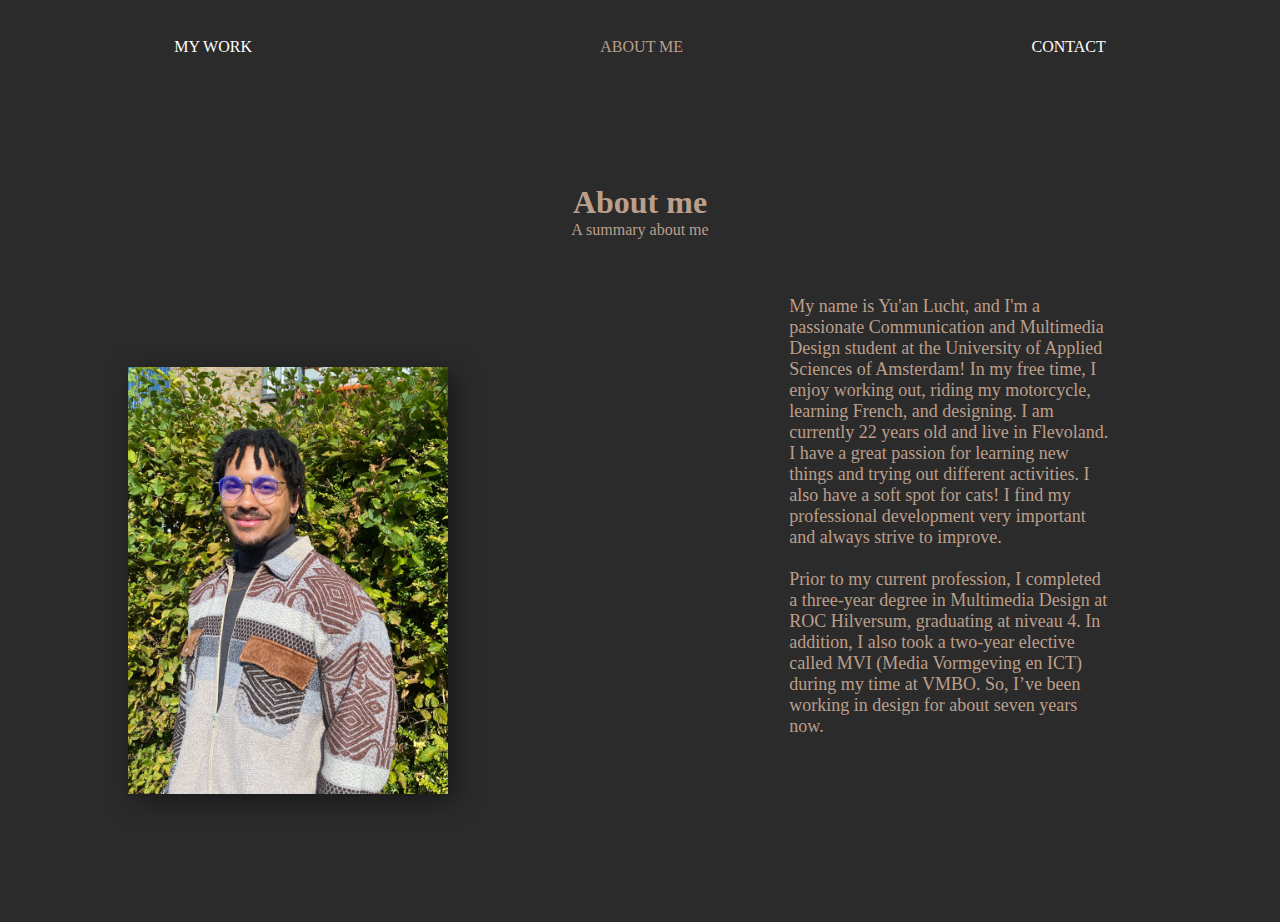
<file: aboutme.html>
<!DOCTYPE html>
<html lang="nl">
<head>
    <meta charset="UTF-8">
    <meta name="viewport" content="width=device-width, initial-scale=1.0">
    <title>About me</title>
    <link rel="stylesheet" href="styles.css">
</head>

<body id="aboutpage">
    <header>
        <nav id="navbar">
            <ul class="hidden">
                <li><a id="navwork" href="index.html">MY WORK</a></li>
                <li><a id="navabout" href="aboutme.html">ABOUT ME</a></li>
                <li><a id="navcontact" href="contact.html">CONTACT</a></li>
            </ul>
        </nav>
    </header>
    
    <main>
        <div class="hidden">
            <div id="aboutmehead">
                <h1>About me</h1>
                <p>A summary about me</p>
            </div>

            <div id="imgP" class="hidden">
                <img src="images/fotome.jpeg" alt="">
                <p>My name is Yu'an Lucht, and I'm a passionate Communication and Multimedia Design student at the University of Applied Sciences of Amsterdam! In my free time, 
                I enjoy working out, riding my motorcycle, learning French, and designing. I am currently 22 years old and live in Flevoland.
                I have a great passion for learning new things and trying out different activities. I also have a soft spot for cats! I find my professional development very important and always strive to improve. <br> <br>
                Prior to my current profession, I completed a three-year degree in Multimedia Design at ROC Hilversum, graduating at niveau 4. In addition, I also took a two-year elective called MVI 
                (Media Vormgeving en ICT) during my time at VMBO. So, I’ve been working in design for about seven years now.
                </p>
            </div>
        </div>

        <script src="script.js"></script>
    </main>

    <footer>

    </footer>
</body>
</html>
</file>
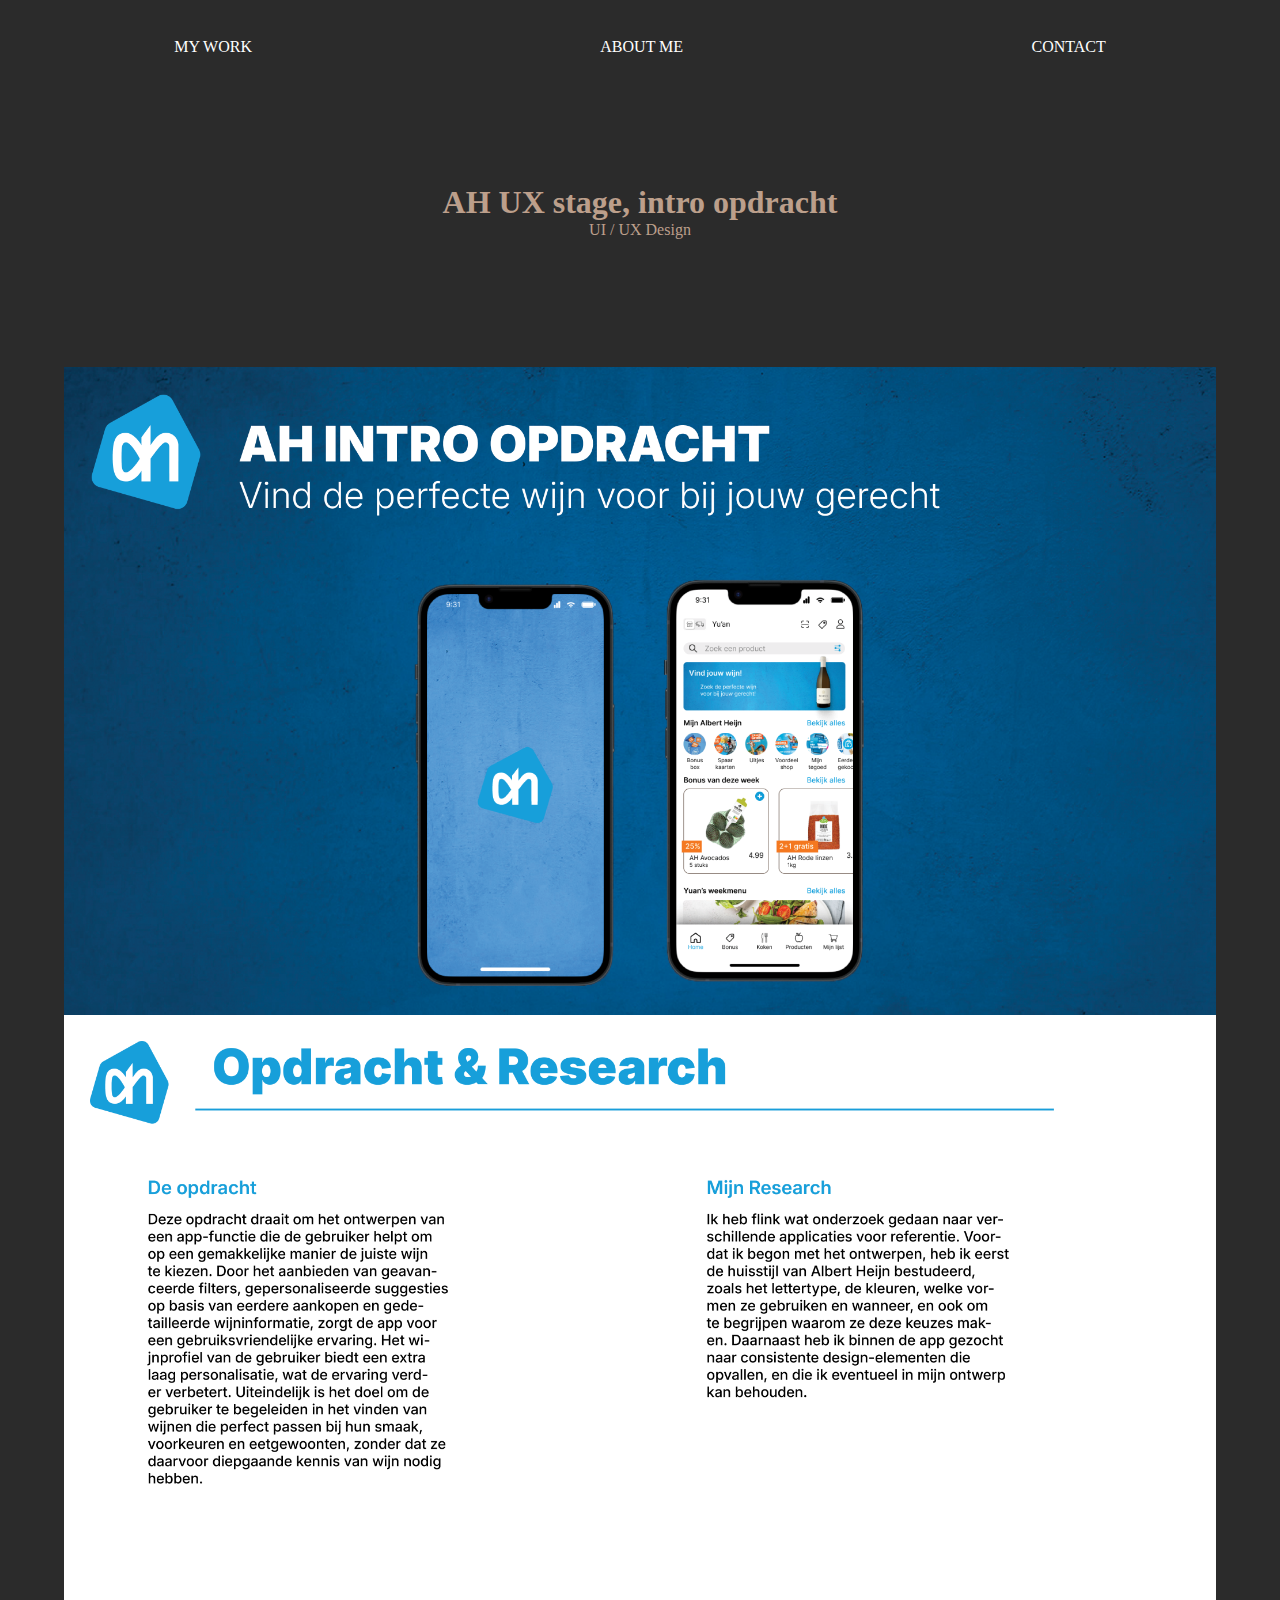
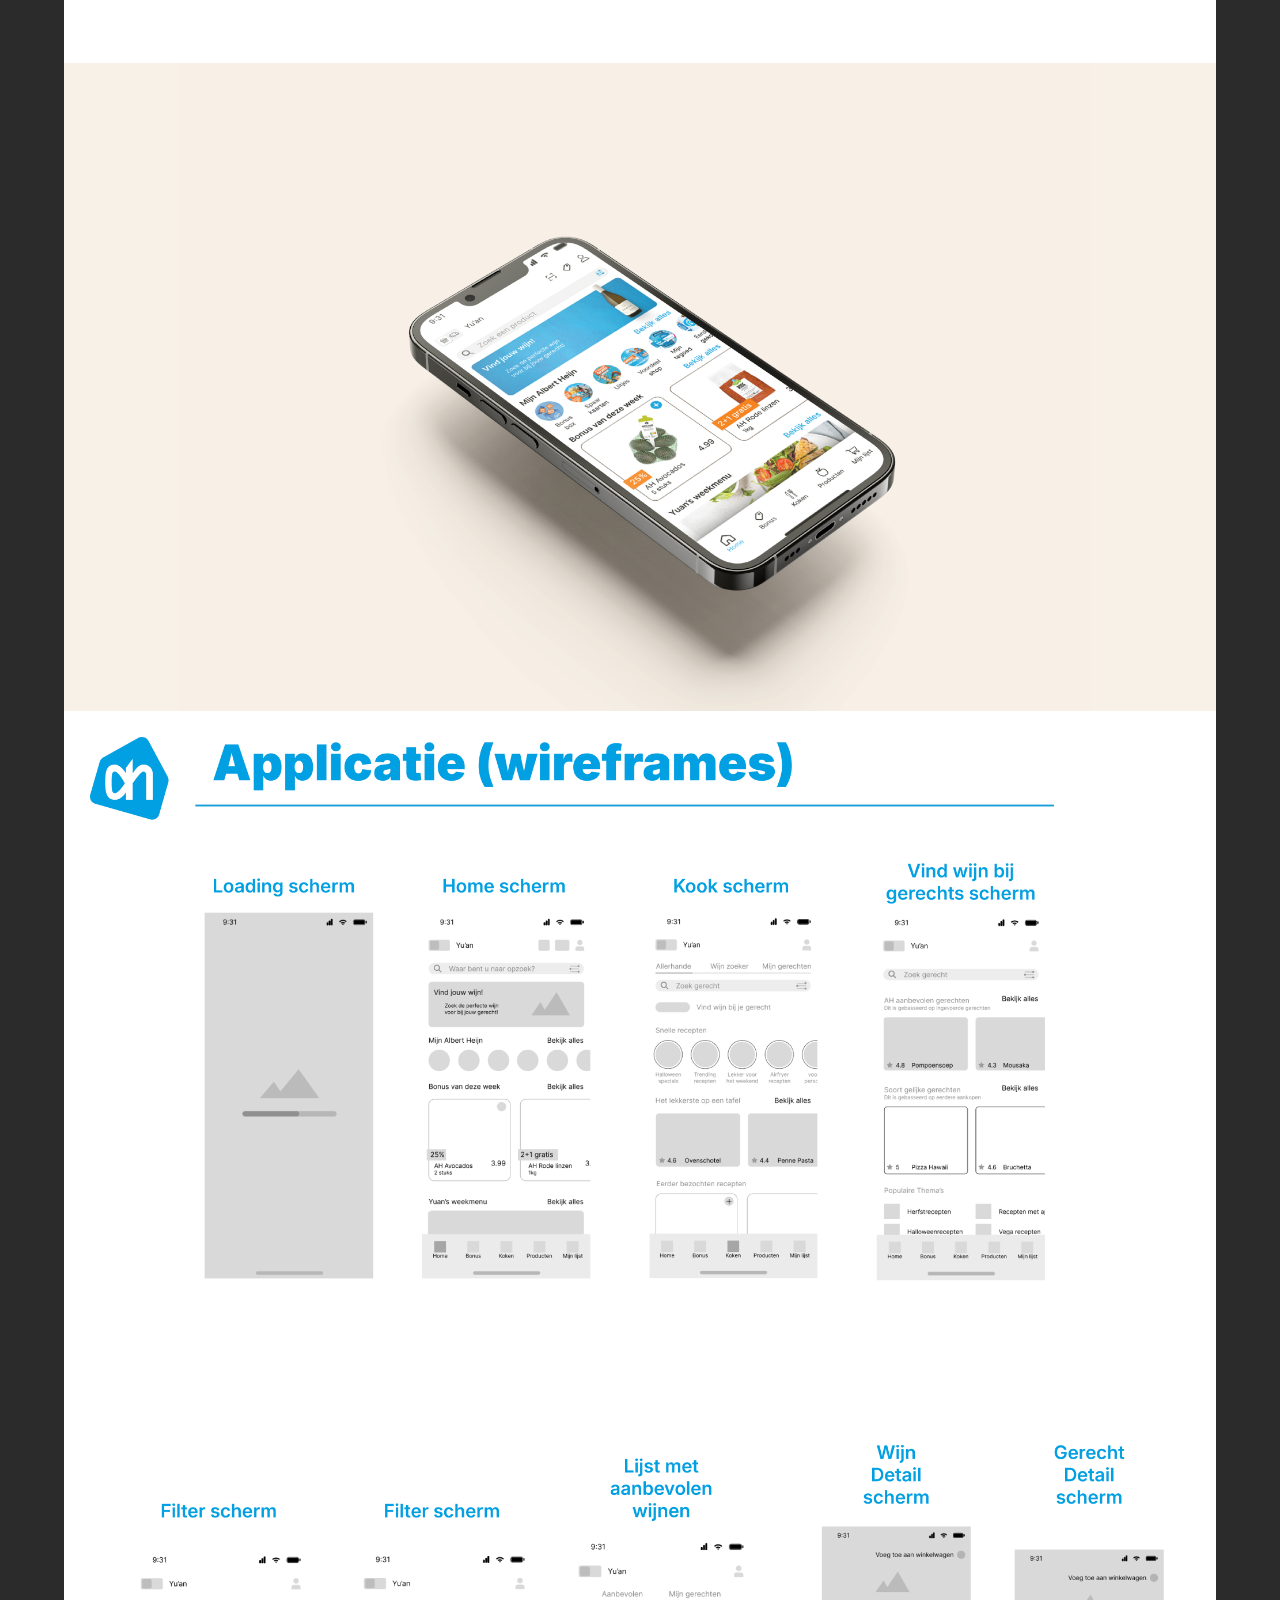
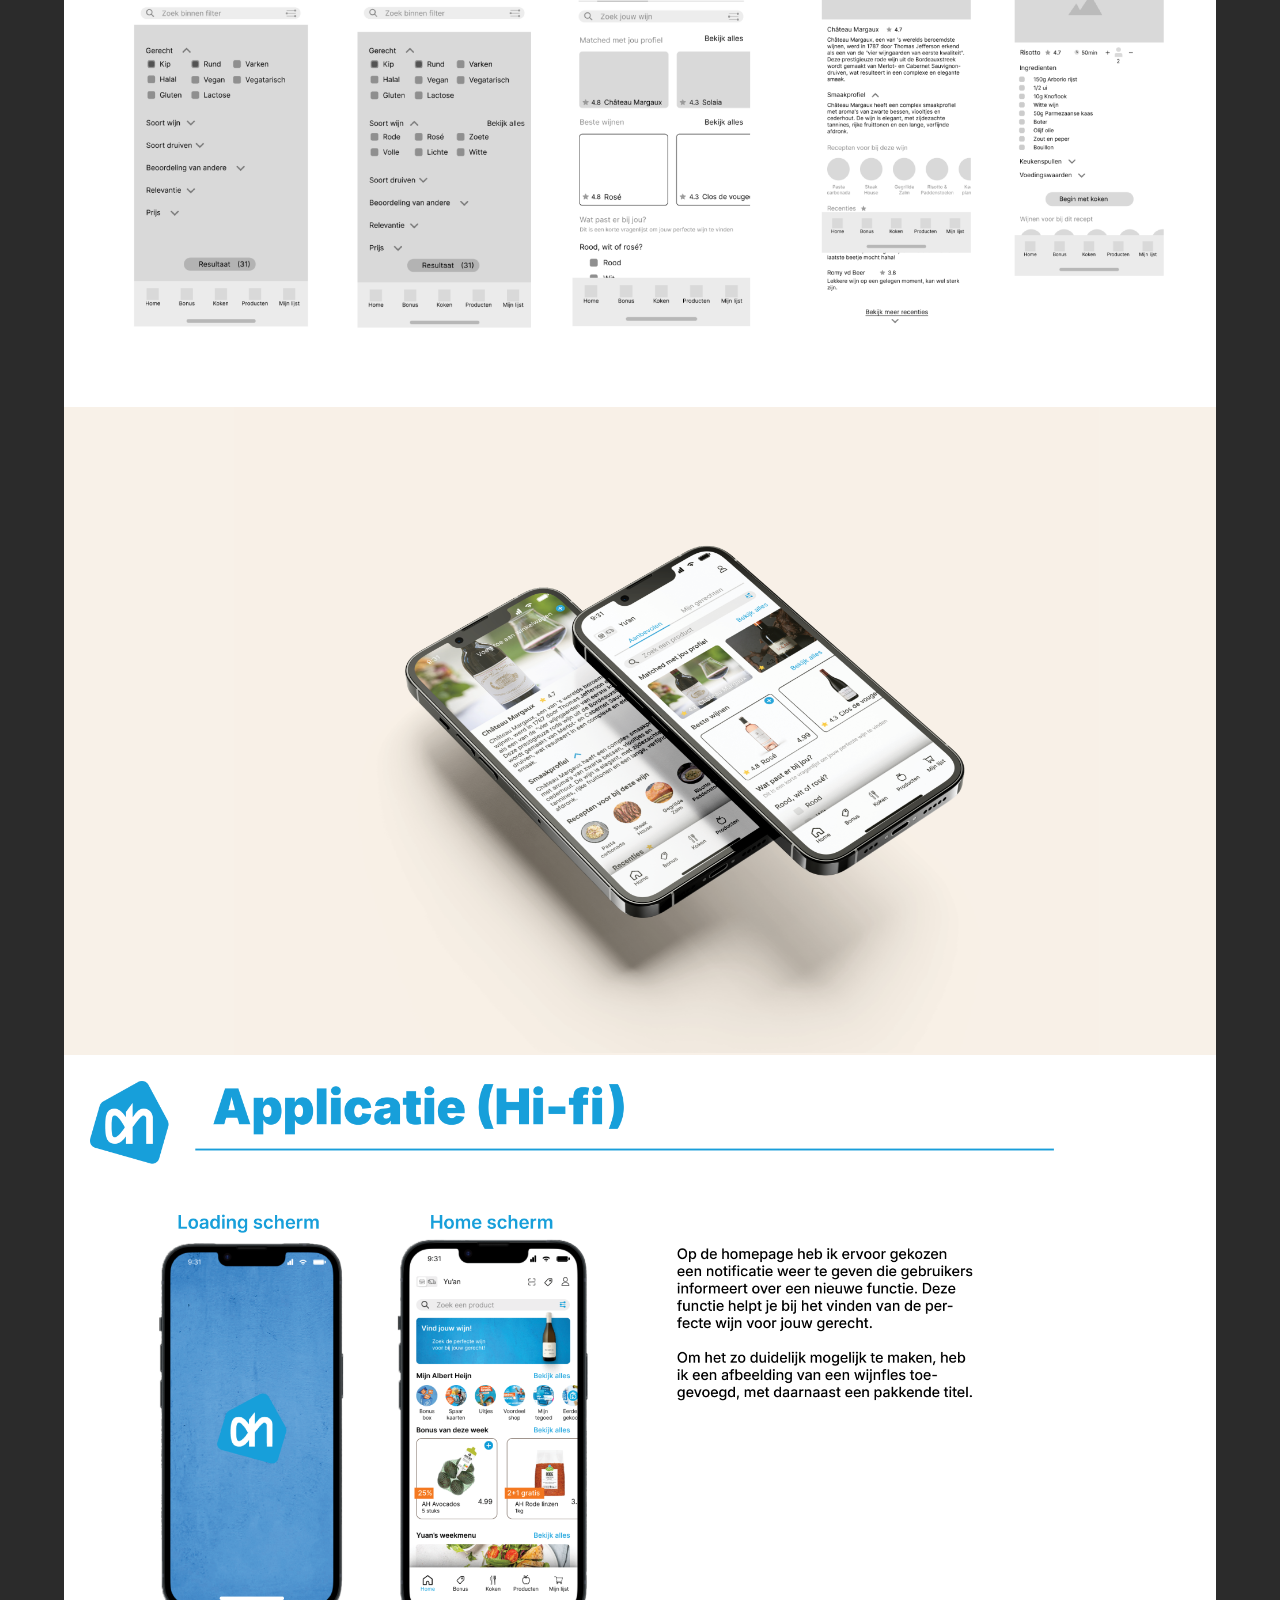
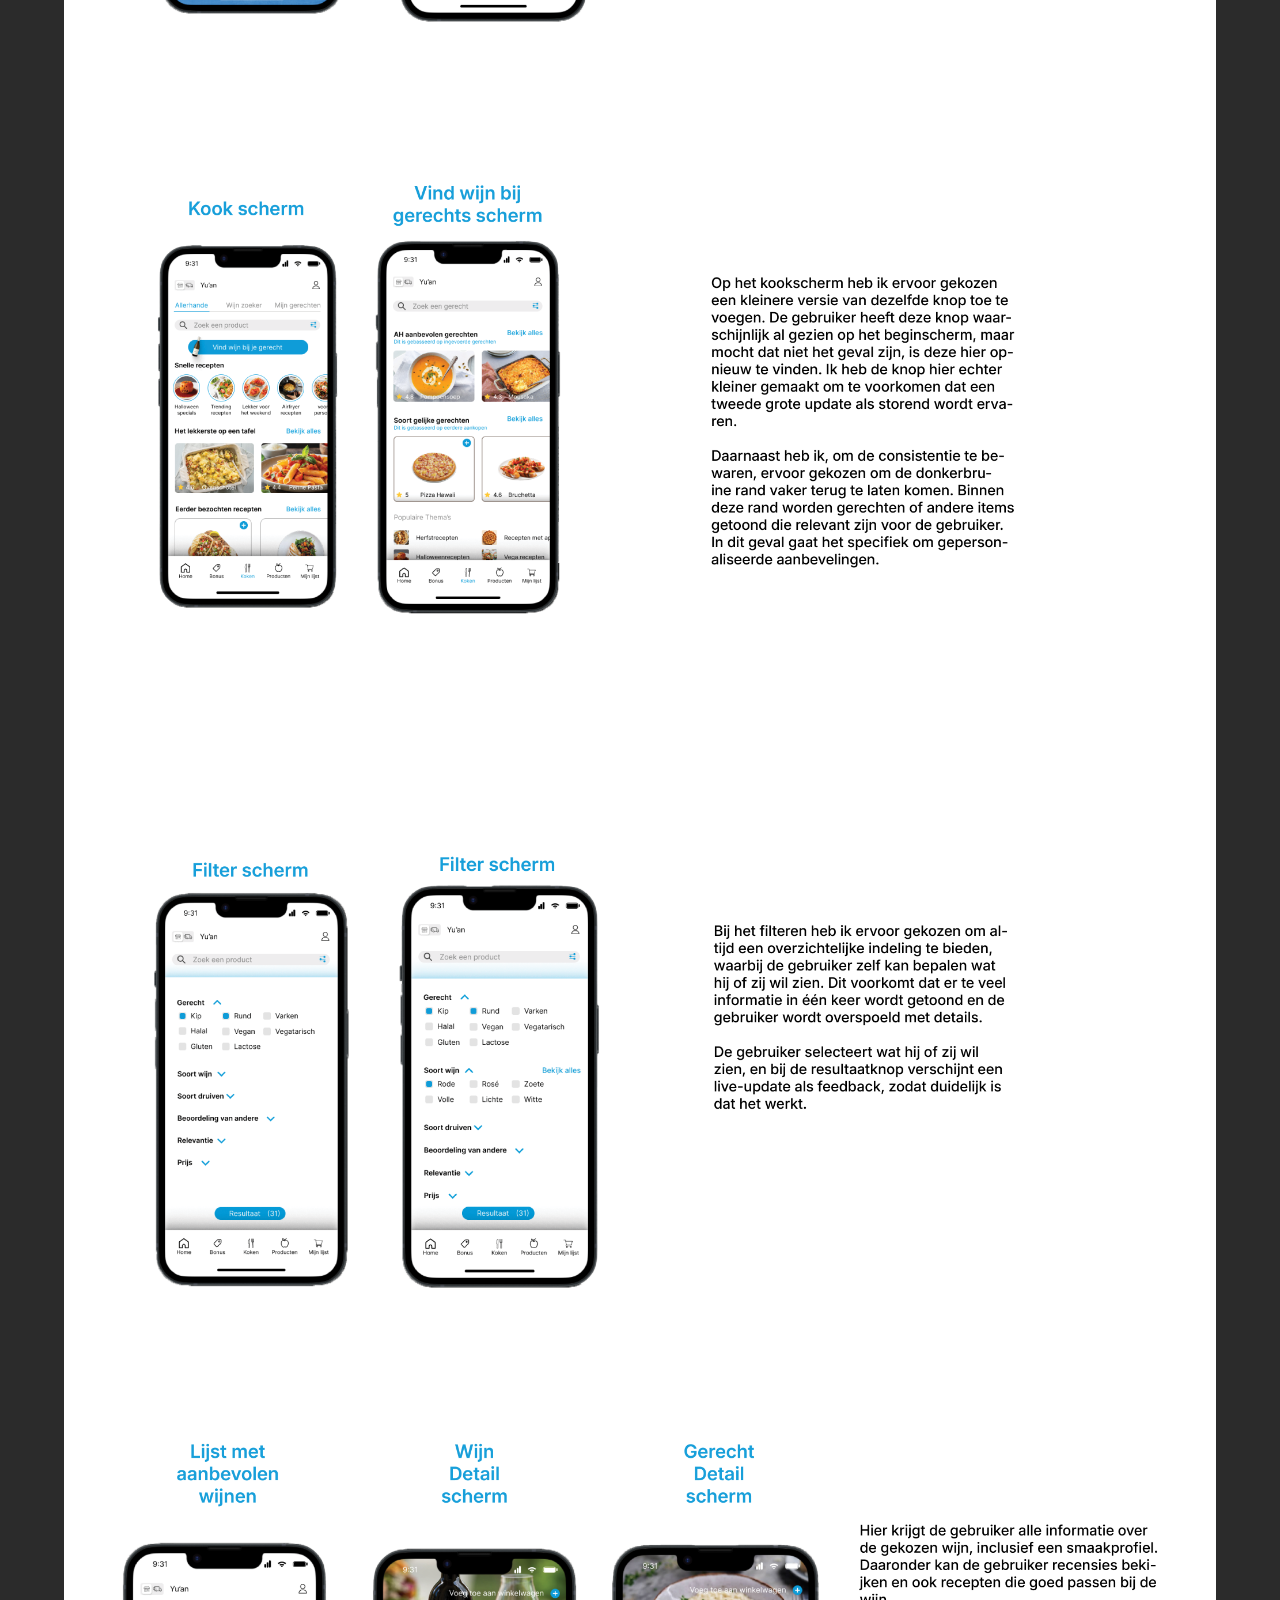
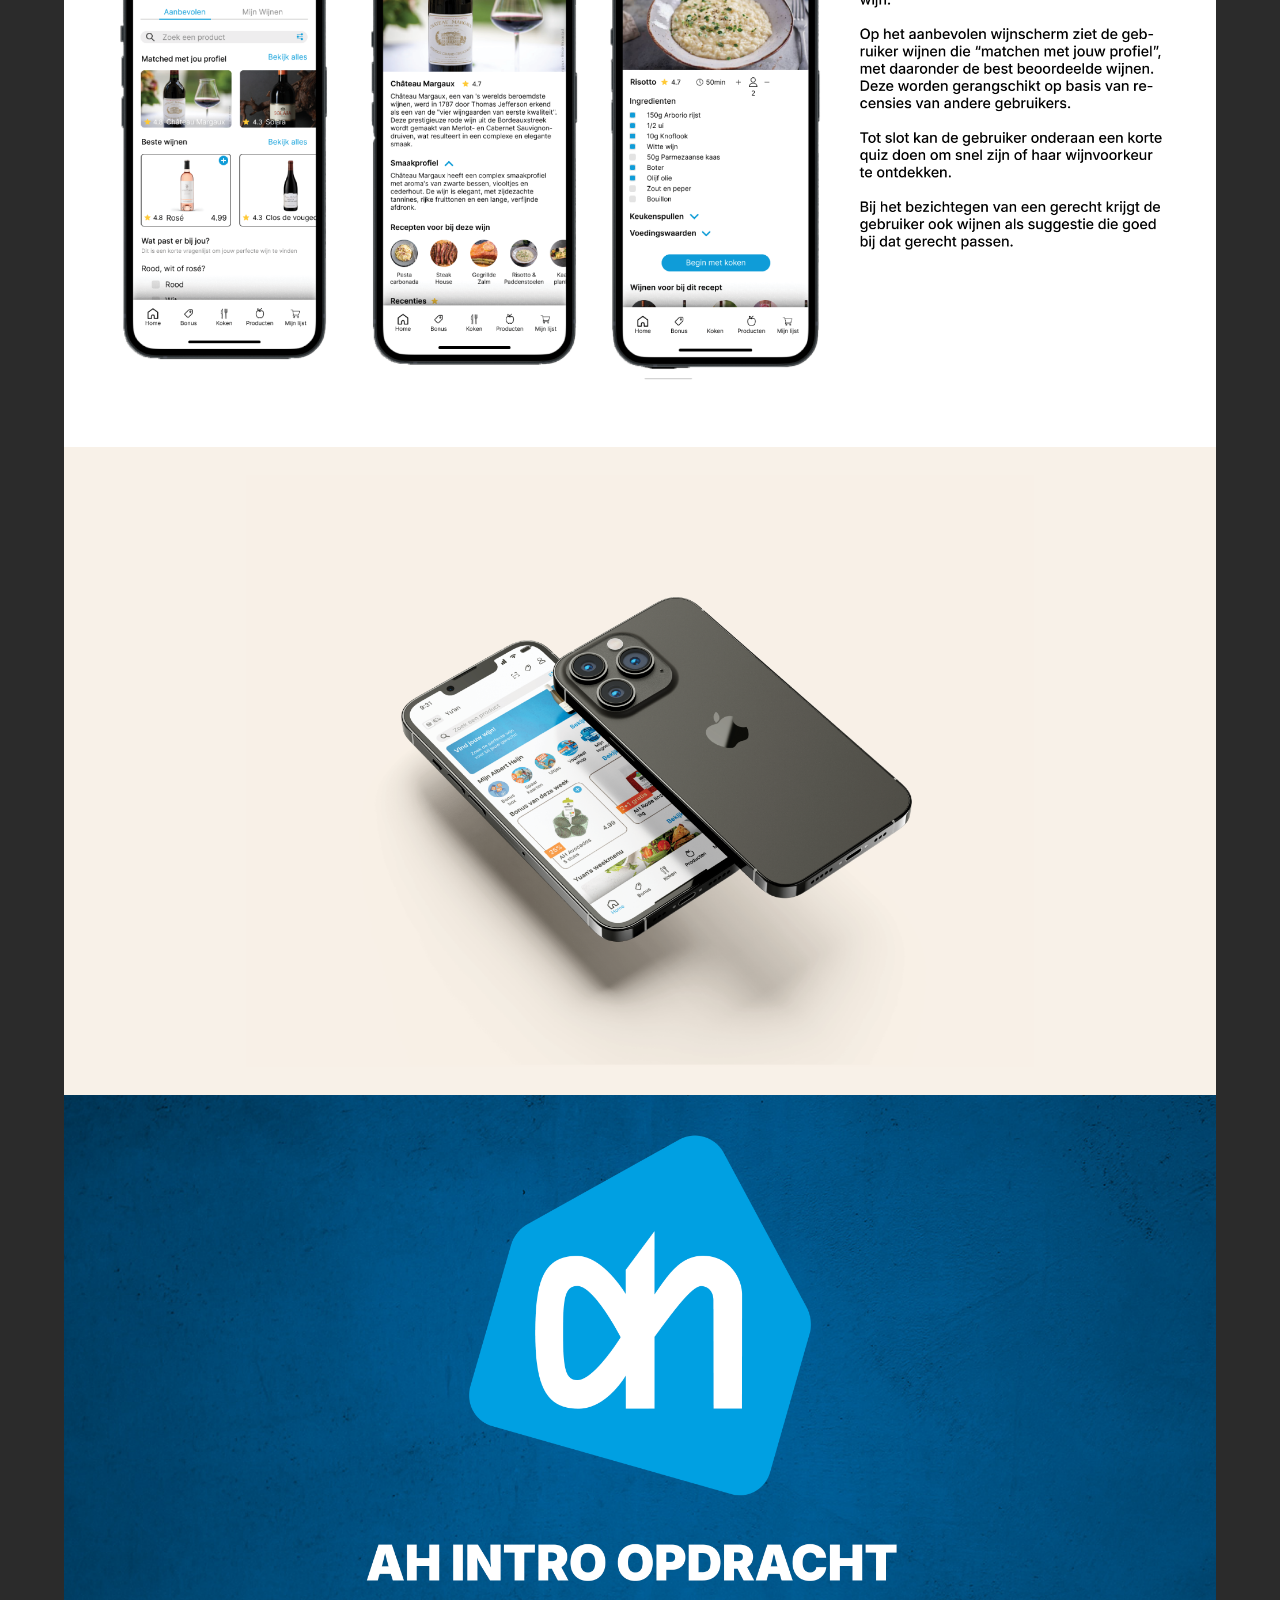
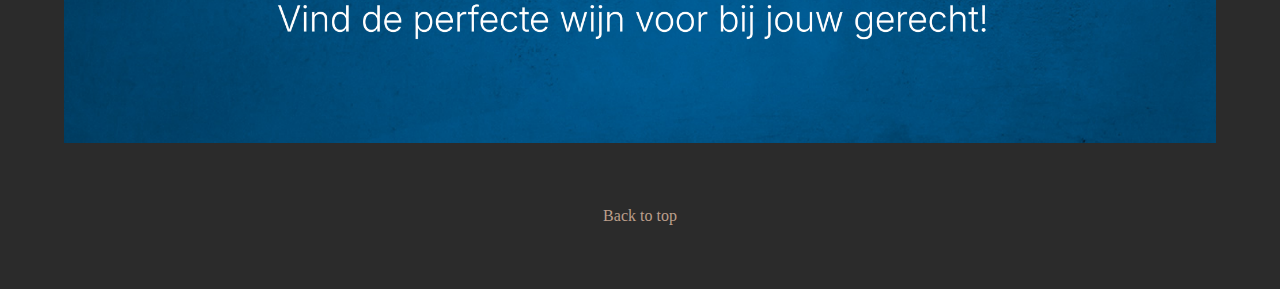
<file: ahintro.html>
<!DOCTYPE html>
<html lang="nl">
<head>
    <meta charset="UTF-8">
    <meta name="viewport" content="width=device-width, initial-scale=1.0">
    <title>Collega Project</title>
    <link rel="stylesheet" href="styles.css">
</head>

<body id="introdetail">
    <header>
        <nav id="navbar">
            <ul class="hidden">
                <li><a id="navwork" href="index.html">MY WORK</a></li>
                <li><a id="navabout" href="aboutme.html">ABOUT ME</a></li>
                <li><a id="navcontact" href="contact.html">CONTACT</a></li>
            </ul>
        </nav>
    </header>
    
    <main>
        <div id="introheaders" class="hidden">
            <h1>AH UX stage, intro opdracht</h1>
            <p>UI / UX Design</p>
        </div>

        <div id="intropdf">
            <img src="images/AH_intro_opdracht.png" alt="">
            <img src="images/AH_intro_opdracht2.png" alt="">
            <img src="images/AH_intro_opdracht3.png" alt="">
            <img src="images/AH_intro_opdracht4.png" alt="">
            <img src="images/AH_intro_opdracht5.png" alt="">
            <img src="images/AH_intro_opdracht6.png" alt="">
            <img src="images/AH_intro_opdracht7.png" alt="">
            <img src="images/AH_intro_opdracht8.png" alt="">
            <img src="images/AH_intro_opdracht9.png" alt="">
            <img src="images/AH_intro_opdracht10.png" alt="">
            <img src="images/AH_intro_opdracht11.png" alt="">
            <img src="images/AH_intro_opdracht12.png" alt="">
        </div>

    </main>

    <footer>
        <button id="backToTopBtn" title="Back to top">Back to top</button>

        <script src="script.js"></script>
    </footer>
</body>
</html>
</file>
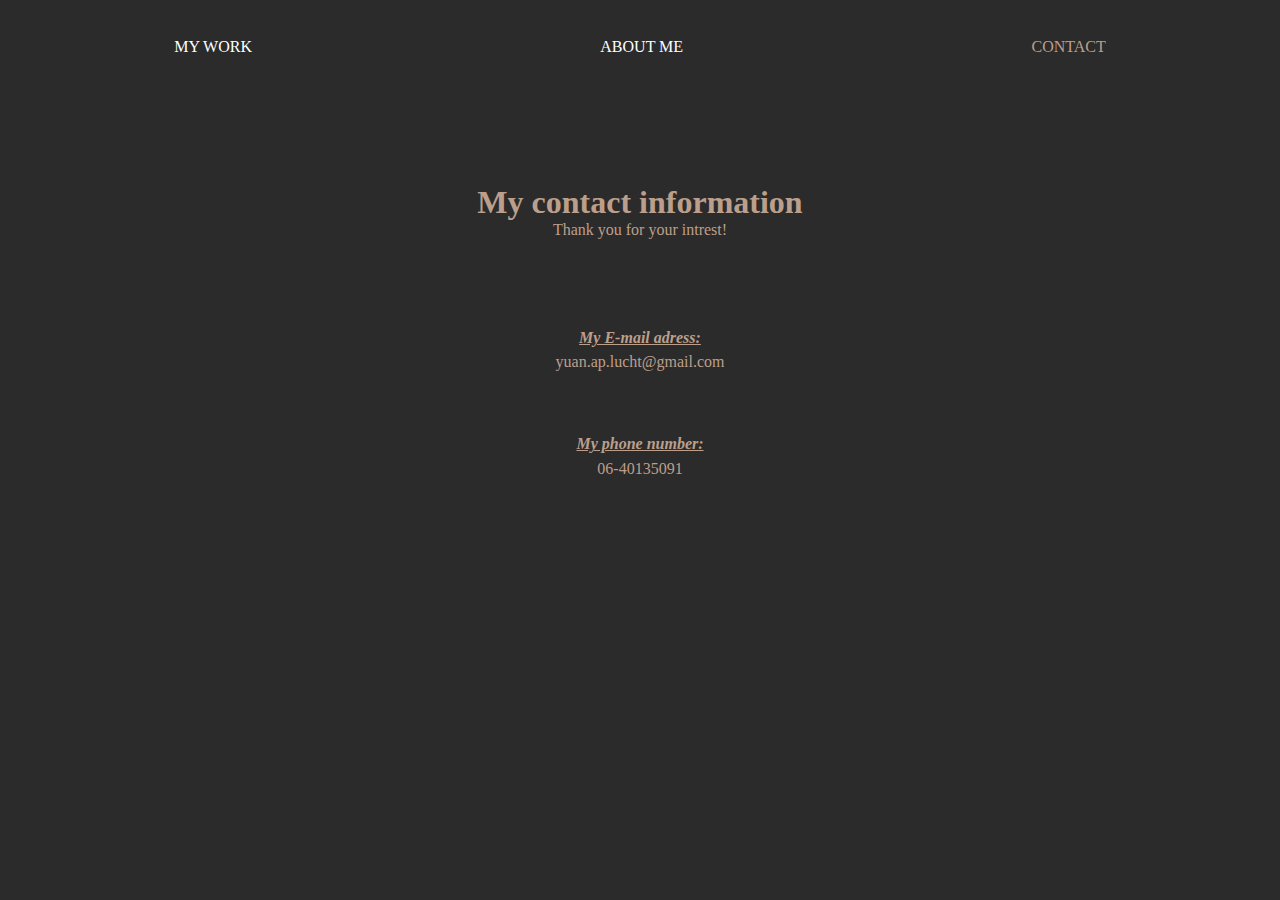
<file: contact.html>
<!DOCTYPE html>
<html lang="nl">
<head>
    <meta charset="UTF-8">
    <meta name="viewport" content="width=device-width, initial-scale=1.0">
    <title>Contact</title>
    <link rel="stylesheet" href="styles.css">
</head>

<body id="contactpage">
    <header>
        <nav id="navbar">
            <ul class="hidden">
                <li><a id="navwork" href="index.html">MY WORK</a></li>
                <li><a id="navabout" href="aboutme.html">ABOUT ME</a></li>
                <li><a id="navcontact" href="contact.html">CONTACT</a></li>
            </ul>
        </nav>
    </header>
    
    <main>
        <div id="contactheaders" class="hidden">
            <h1>My contact information</h1>
            <p>Thank you for your intrest!</p>
        </div>

        <div id="contact">
            <p>My E-mail adress:</p>
            <p>yuan.ap.lucht@gmail.com</p>

            <p>My phone number:</p>
            <p>06-40135091</p>
        </div>



        <script src="script.js"></script>
    </main>

    <footer>

    </footer>
</body>
</html>
</file>
<file: styles.css>
*{
    padding: 0%;
    margin: auto;
}


/* HOME PAGINA */
#index{
    background-color: #2b2b2b;
}

nav a{
    text-decoration: none;
    color: #FFFFFF;
}

header nav ul{
    display: flex;
    list-style-type: none;
    margin-top: 3%;
    font-family: 'fashion fetish';
}


header nav ul li:nth-child(1):hover{
    transform: scale(1.2);
    transition: all 0.5s ease;
}
header nav ul li:nth-child(2):hover{
    transform: scale(1.2);
    transition: all 0.5s ease;
}
header nav ul li:nth-child(3):hover{
    transform: scale(1.2);
    transition: all 0.5s ease;
}

header nav ul li a:nth-child(1):hover{
    color: #BC9F8B;
}
header nav ul li a:nth-child(2):hover{
    color: #BC9F8B;
}
header nav ul li a:nth-child(3):hover{
    color: #BC9F8B;
}

#homescreenText h1 {
    font-size: 2.5vw;
    margin-top: 10%;
    color: #BC9F8B;
    font-family: 'bebas';
}

#homescreenText h1:hover{
    transform: scale(1.1);
    transition: all 0.5s ease;
}

#homescreenText p{
    color: #BC9F8B;
    font-size: 1vw;
    font-family: 'fashion fetish';
}

#homescreenText{
    display: flex;
    flex-direction: column;
}

#workone img{
    max-width: 45vw;
    height: auto;
    margin-left: 4%;
    margin-top: -15%;
    box-shadow: 0.5vw 0.5vw 2vw rgba(0, 0, 0, 0.5);
}

#workone img:hover{
    transform: scale(1.05);
    transition: all 0.5s ease;
}

#workone{
    position: absolute;
    z-index: 1;
}

#phones{
    display: flex;
    position: relative;
    z-index: 2;
    gap: 8%;

    margin-top: 2%;
    margin-left: 17%;
}

#phones img{
    max-width: 5.5vw;
    margin: 0;
}

#phones img:nth-child(1):hover{
    transform: scale(1.2);
    transition: all 0.5s ease;
}
#phones img:nth-child(2):hover{
    transform: scale(1.2);
    transition: all 0.5s ease;
}
#phones img:nth-child(3):hover{
    transform: scale(1.2);
    transition: all 0.5s ease;
}
#phones img:nth-child(4):hover{
    transform: scale(1.2);
    transition: all 0.5s ease;
}

#worktwo img{
    max-width: 45vw;
    height: auto;
    margin-left: 5%;
    margin-top: -15%;
    box-shadow: 0.5vw 0.5vw 2vw rgba(0, 0, 0, 0.5);
}
#worktwo img:hover{
    transform: scale(1.05);
    transition: all 0.5s ease;
}


#row1{
    display: flex;
    flex-direction: row;
    margin-top: 25%;
}

#row2{
    display: flex;
    flex-direction: row;
    margin-top: 5%;
}

#row2 img{
    max-width: 45vw;
    height: auto;
    margin-left: -1.4%;
    box-shadow: 0.5vw 0.5vw 2vw rgba(0, 0, 0, 0.5);
}
#row2 img:hover{
    transform: scale(1.05);
    transition: all 0.5s ease;
}

.highlight{
    color: #BC9F8B;
}

.hidden{
    opacity: 0;
    transition: all 1s;
}
.show{
    opacity: 1;
}

#row3 {
    display: flex;
    flex-direction: row;
    margin-top: 5%;
}
#row3 img{
    max-width: 45vw;
    height: auto;
    margin-left: -1.4%;
    box-shadow: 0.5vw 0.5vw 2vw rgba(0, 0, 0, 0.5);
}
#row3 img:hover{
    transform: scale(1.05);
    transition: all 0.5s ease;
}


/* CONTACT PAGINA */
#contactpage{
    background-color: #2b2b2b;
}

#contactpage main div h1, p{
    color: #BC9F8B;
}

#contactheaders h1{
    font-family: 'bebas';
    font-size: 2.5vw;
    margin-top: 10%;
}
#contactheaders h1:hover{
    transform: scale(1.05);
    transition: all 0.5s ease;
}

#contactheaders p{
    font-family: 'fashion fetish';
}

#contactheaders{
    display: flex;
    justify-content: center;
    flex-direction: column;

}

#contact {
    display: flex;
    justify-content: center;
    flex-direction: column;
}

#contact p {
    font-family: 'fashion fetish';
}

#contact p:nth-child(1){
    margin-top: 7%;
    margin-bottom: 0.5%;
    font-style: italic;
    font-weight: bolder;
    text-decoration: underline;
}

#contact p:nth-child(3){
    margin-top: 5%;
    margin-bottom: 0.5%;
    font-style: italic;
    font-weight: bolder;
    text-decoration: underline;
}





/* ABOUT PAGE */
#aboutpage{
    background-color: #2b2b2b;
}

#aboutmehead {
    display: flex;
    justify-content: center;
    flex-direction: column;
}

#aboutmehead h1{
    font-size: 2.5vw;
    margin-top: 10%;
    color: #BC9F8B;
    font-family: 'bebas';
}

#aboutmehead h1:hover{
    transform: scale(1.05);
    transition: all 0.5s ease;
}

#aboutmehead p{
    font-family: 'fashion fetish';
}

#imgP img{
    margin-top: 10%;
    margin-left: 10%;
    max-width: 25%;
    box-shadow: 0.5vw 0.5vw 2vw rgba(0, 0, 0, 0.5);
}
#imgP img:hover{
    transform: scale(1.05);
    transition: all 0.5s ease;
}

#imgP{
    display: flex;
    flex-direction: row;
}

#imgP p{
    max-width: 25%;
    font-family: 'raleway';
    font-size: large;
}



/* MOTODETAIL PAGE */
#motodetail{
    background-color: #2b2b2b;
}

#motoheaders{
    display: flex;
    justify-content: center;
    flex-direction: column;
}

#motoheaders h1{
    font-size: 2.5vw;
    margin-top: 10%;
    color: #BC9F8B;
    font-family: 'bebas';
}

#motoheaders p{
    font-family: 'fashion fetish';
}

#motoheaders h1:hover{
    transform: scale(1.1);
    transition: all 0.5s ease;
}

#motopdf{
    display: flex;
    justify-content: center;
    flex-direction: column;
}

#motopdf img{
    max-width: 90%;
    max-height: 90%;
}
#motopdf img:nth-child(1){
    margin-top: 10%;
}


/* SELFLOVE PAGE */
#selflovedetail{
    background-color: #2b2b2b;
}

#selfloveheaders{
    display: flex;
    justify-content: center;
    flex-direction: column;
}

#selfloveheaders h1{
    font-size: 2.5vw;
    margin-top: 10%;
    color: #BC9F8B;
    font-family: 'bebas';
}

#selfloveheaders p{
    font-family: 'fashion fetish';
}

#selfloveheaders h1:hover{
    transform: scale(1.1);
    transition: all 0.5s ease;
}

#selflovepdf{
    display: flex;
    justify-content: center;
    flex-direction: column;
}

#selflovepdf img{
    max-width: 90%;
    max-height: 90%;
}
#selflovepdf img:nth-child(1){
    margin-top: 10%;
}

#backToTopBtn{
    border: none;
    color: #BC9F8B;
    cursor: pointer;
    font-size: 16px;
    background-color: #2b2b2b;
    font-family: 'fashion fetish';

    display: flex;
    justify-content: center;
}





/* COLLEGA PAGE */
#collegadetail{
    background-color: #2b2b2b;
}

#collegaheaders{
    display: flex;
    justify-content: center;
    flex-direction: column;
}

#collegaheaders h1{
    font-size: 2.5vw;
    margin-top: 10%;
    color: #BC9F8B;
    font-family: 'bebas';
}

#collegaheaders p{
    font-family: 'fashion fetish';
}

#collegaheaders h1:hover{
    transform: scale(1.1);
    transition: all 0.5s ease;
}

#collegapdf {
    display: flex;
    justify-content: center;
    flex-direction: column;
}

#collegapdf img {
    max-width: 90%;
    max-height: 90%;
}

#collegapdf img:nth-child(1) {
    margin-top: 10%;
}


/* MOCKUP PAGE */
#mockupdetail{
    background-color: #2b2b2b;
}

#mockupheaders{
    display: flex;
    justify-content: center;
    flex-direction: column;
}

#mockupheaders h1{
    font-size: 2.5vw;
    margin-top: 10%;
    color: #BC9F8B;
    font-family: 'bebas';
}

#mockupheaders p{
    font-family: 'fashion fetish';
}

#mockupheaders h1:hover{
    transform: scale(1.1);
    transition: all 0.5s ease;
}

#liepolpdf {
    display: flex;
    justify-content: center;
    flex-direction: column;
}

#liepolpdf img {
    max-width: 90%;
    max-height: 90%;
}

#liepolpdf img:nth-child(1) {
    margin-top: 10%;
}

#mycontact p:nth-child(1){
    margin-top: 15%;
}




/* INTRO PAGE */
#introdetail{
    background-color: #2b2b2b;
}

#introheaders{
    display: flex;
    justify-content: center;
    flex-direction: column;
}

#introheaders h1{
    font-size: 2.5vw;
    margin-top: 10%;
    color: #BC9F8B;
    font-family: 'bebas';
}

#introheaders p{
    font-family: 'fashion fetish';
}

#introheaders h1:hover{
    transform: scale(1.1);
    transition: all 0.5s ease;
}

#intropdf {
    display: flex;
    justify-content: center;
    flex-direction: column;
}

#intropdf img {
    max-width: 90%;
    max-height: 90%;
}

#intropdf img:nth-child(1) {
    margin-top: 10%;
}




/* ACCESS DESIGN */
#accessdesign{
    background-color: #2b2b2b;
}

#accessheaders{
    display: flex;
    justify-content: center;
    flex-direction: column;
}

#accessheaders h1{
    font-size: 2.5vw;
    margin-top: 10%;
    color: #BC9F8B;
    font-family: 'bebas';
}

#accessheaders p{
    font-family: 'fashion fetish';
}

#accessheaders h1:hover{
    transform: scale(1.1);
    transition: all 0.5s ease;
}

#accesspdf{
    display: flex;
    justify-content: center;
    flex-direction: column;
}

#accesspdf img{
    max-width: 90%;
    max-height: 90%;
}
#accesspdf img:nth-child(1){
    margin-top: 10%;
}

#row3 img:nth-child(2){
    visibility: hidden;
}



/* FOOTER PAGINA */
footer{
    padding: 5%;
}
</file>
